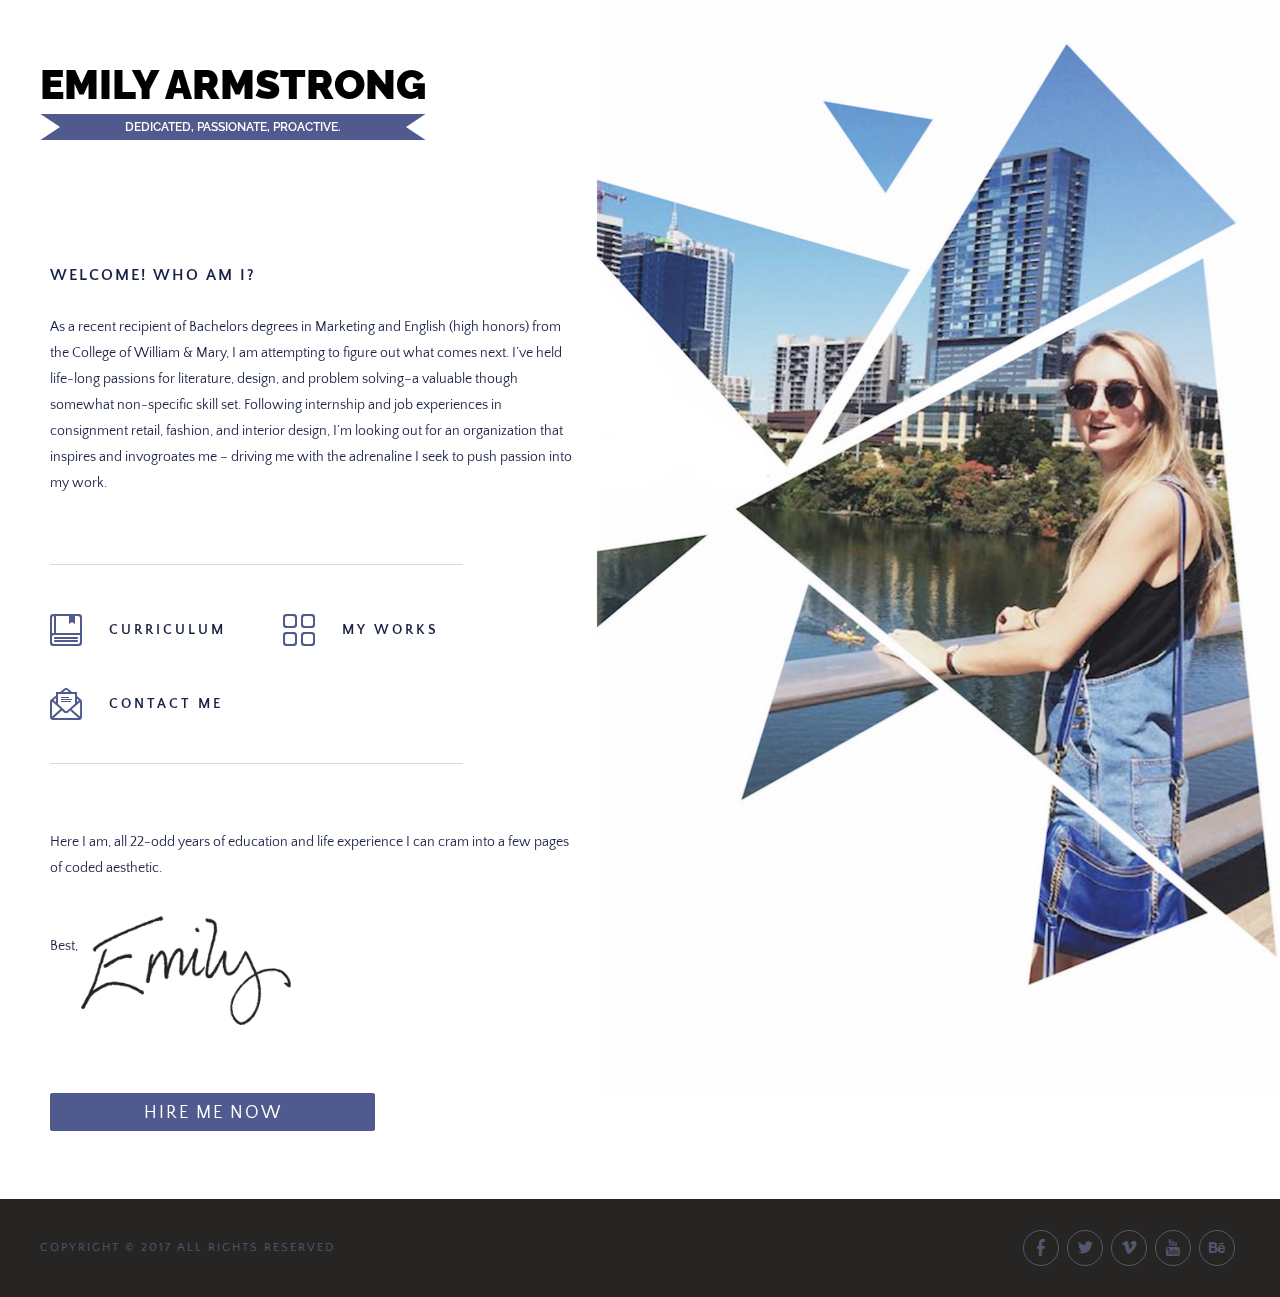
<file: index.html>
<!doctype html>
<html lang="en">
<head>
  <meta charset="UTF-8">
  <meta name="viewport" content="width=device-width,initial-scale=1">
  <meta name="description" content="Your patients and your team are everywhere. With Listrunner, put everything that is happening on the ward in one place.">
  <link rel="icon" href="img/favicon.png" type="image/x-icon">
  <link rel="shortcut icon" href="img/favicon.png" type="image/x-icon">
  <link href="http://fonts.googleapis.com/css?family=Raleway:600,900" rel="stylesheet" type="text/css">
  <link href="http://fonts.googleapis.com/css?family=Lora&subset=latin,cyrillic,latin-ext" rel="stylesheet" type="text/css">
  <link href="http://fonts.googleapis.com/css?family=Quattrocento+Sans:400,400italic,700,700italic&subset=latin,latin-ext" rel="stylesheet" type="text/css">
  <link href="css/hireme-1.0.0.css" rel="stylesheet" media="screen">
  
  <title>Emily Armstrong</title>
  <script src="js/vendor/modernizr.custom.js"></script>
</head>
<body class="page-index">
  
<div class="wrapper-content">
    <div class="homepage-bg"></div>
    <header>
    <div class="container">
        <nav class="navbar navbar-default">
            <button type="button" class="navbar-toggle" data-toggle="collapse" data-target="#hireme-navigation">
                <span class="sr-only">Toggle navigation</span>
                <span class="icon-bar"></span>
                <span class="icon-bar"></span>
                <span class="icon-bar"></span>
            </button>
            <div class="collapse navbar-collapse" id="hireme-navigation">
                <ul class="nav navbar-nav">                    
                    <li class="border-nav"></li>
                    <li class="curriculum-link">
                        <a href="curriculum.html">
                            <svg version="1.1" id="Layer_1" xmlns="http://www.w3.org/2000/svg" xmlns:xlink="http://www.w3.org/1999/xlink" x="0px" y="0px" viewBox="0 0 32 32" enable-background="new 0 0 32 32" xml:space="preserve">
                                <path d="M29,0H3C1.3,0,0,1.3,0,3v26c0,1.7,1.3,3,3,3h26c1.7,0,3-1.3,3-3V3C32,1.3,30.7,0,29,0z M6,2h13v8l3-2l3,2V2
                                h3c1.1,0,2,0.9,2,2v15H6V2z M2,4c0-1.1,0.9-2,2-2v17c-0.7,0-1.4,0.1-2,0.3V4z M30,23v5c0,1-1,2-2,2c-6.1,0-24,0-24,0
                                c-1.1,0-2-0.9-2-2v-5c0-1.1,0.9-2,2-2h26C30,21,30,21.9,30,23z M27,26H5c-0.6,0-1,0.4-1,1s0.4,1,1,1h22c0.6,0,1-0.4,1-1
                                S27.6,26,27,26z M27,23H5c-0.6,0-1,0.4-1,1c0,0.6,0.4,1,1,1h22c0.6,0,1-0.4,1-1C28,23.4,27.6,23,27,23z"/>
                            </svg>
                            Curriculum
                        </a>
                    </li>
                    <li class="portfolio-link">
                        <a href="portfolio.html">
                            <svg version="1.1" id="Layer_1" xmlns="http://www.w3.org/2000/svg" xmlns:xlink="http://www.w3.org/1999/xlink" x="0px" y="0px" viewBox="0 0 32 32" enable-background="new 0 0 32 32" xml:space="preserve">
                                <g>
                                    <path fill-rule="evenodd" clip-rule="evenodd" d="M11,0H3C1.3,0,0,1.3,0,3v8c0,1.7,1.3,3,3,3h8c1.7,0,3-1.3,3-3V3
                                    C14,1.3,12.7,0,11,0z M12,10c0,1.1-0.9,2-2,2H4c-1.1,0-2-0.9-2-2V4c0-1.1,0.9-2,2-2h6c1.1,0,2,0.9,2,2V10z"/>
                                    <path fill-rule="evenodd" clip-rule="evenodd" d="M29,0h-8c-1.7,0-3,1.3-3,3v8c0,1.7,1.3,3,3,3h8c1.7,0,3-1.3,3-3V3
                                    C32,1.3,30.7,0,29,0z M30,10c0,1.1-0.9,2-2,2h-6c-1.1,0-2-0.9-2-2V4c0-1.1,0.9-2,2-2h6c1.1,0,2,0.9,2,2V10z"/>
                                    <path fill-rule="evenodd" clip-rule="evenodd" d="M29,18h-8c-1.7,0-3,1.3-3,3v8c0,1.7,1.3,3,3,3h8c1.7,0,3-1.3,3-3
                                    v-8C32,19.3,30.7,18,29,18z M30,28c0,1.1-0.9,2-2,2h-6c-1.1,0-2-0.9-2-2v-6c0-1.1,0.9-2,2-2h6c1.1,0,2,0.9,2,2V28z"/>
                                    <path fill-rule="evenodd" clip-rule="evenodd" d="M11,18H3c-1.7,0-3,1.3-3,3v8c0,1.7,1.3,3,3,3h8c1.7,0,3-1.3,3-3
                                    v-8C14,19.3,12.7,18,11,18z M12,28c0,1.1-0.9,2-2,2H4c-1.1,0-2-0.9-2-2v-6c0-1.1,0.9-2,2-2h6c1.1,0,2,0.9,2,2V28z"/>
                                </g>
                            </svg>
                            My works
                        </a>
                    </li>
                    <li class="contact-link">
                        <a href="contacts.html">
                            <svg version="1.1" id="Layer_1" xmlns="http://www.w3.org/2000/svg" xmlns:xlink="http://www.w3.org/1999/xlink" x="0px" y="0px" viewBox="0 0 32 32" enable-background="new 0 0 32 32" xml:space="preserve">
                                <path d="M19,9h-8v1h8V9z M22,11H11v1h11V11z M31,11.4C31,11.4,31,11.4,31,11.4l-4-3.4V4h-5l-3.9-3.3
                                c-1.2-0.9-2.8-0.9-4.1,0L10.1,4H6v3.4l-4.9,4.1C0.4,11.8,0,12.6,0,14v15c0,1.7,1.3,3,3,3h26c1.7,0,3-1.3,3-3V14
                                C32,12.6,31.6,11.9,31,11.4z M27,10.7l1.9,1.6L28.2,13H28c0.1,0,0.1,0,0.2,0L27,14V10.7z M15.3,2.2c0.2-0.2,0.5-0.3,0.8-0.3
                                c0.3,0,0.6,0.1,0.8,0.2L19,4h-5.8L15.3,2.2z M8,6h17v9.8l-8.2,7.1c-0.2,0.1-0.5,0.2-0.8,0.2c-0.3,0-0.5-0.1-0.8-0.3L8,16.1V6z
                                M6,9.9v4.4L3.5,12L6,9.9z M2.1,28.6C2,28.4,2,28.2,2,28V15c0-0.5,0.2-0.9,0.4-1.3l8.1,7.4L2.1,28.6z M28,30H4c-0.1,0-0.3,0-0.4,0
                                l8.4-7.5l0,0l2,1.9c1.2,1,2.9,0.9,4.1,0l2-1.8l8.3,7.4C28.3,30,28.1,30,28,30z M30,28c0,0.2,0,0.4-0.1,0.6l-8.2-7.3l8.2-7.1
                                c0.1,0.3,0.2,0.5,0.2,0.8V28z M21,13H11v1h10V13z"/>
                            </svg>
                            Contact me
                        </a>
                    </li>
                </ul>
            </div>
        </nav>
        <a href="index.html" class="logo">
            <span class="logo-name">Emily Armstrong</span>
            <div class="logo-line">
                <span>Dedicated, Passionate, Proactive. </span>
            </div>
        </a>
    </div>
</header>

    <div class="container" style="padding-right:140px;">
        <div class="homepage-summary">
            <h3 class="home-title">Welcome! Who Am I?</h3>
            <p>As a recent recipient of Bachelors degrees in Marketing and English (high honors) from the College of William & Mary, I am attempting to figure out what comes next. I’ve held life-long passions for literature, design, and problem solving–a valuable though somewhat non-specific skill set. Following internship and job experiences in consignment retail, fashion, and interior design, I’m looking out for an organization that inspires and invogroates me – driving me with the adrenaline I seek to push passion into my work.</p>
            <ul class="homepage-nav">
                <li>
                    <a href="curriculum.html">
                        <svg version="1.1" id="Layer_1" xmlns="http://www.w3.org/2000/svg" xmlns:xlink="http://www.w3.org/1999/xlink" x="0px" y="0px" viewBox="0 0 32 32" enable-background="new 0 0 32 32" xml:space="preserve">
                            <path d="M29,0H3C1.3,0,0,1.3,0,3v26c0,1.7,1.3,3,3,3h26c1.7,0,3-1.3,3-3V3C32,1.3,30.7,0,29,0z M6,2h13v8l3-2l3,2V2
                            h3c1.1,0,2,0.9,2,2v15H6V2z M2,4c0-1.1,0.9-2,2-2v17c-0.7,0-1.4,0.1-2,0.3V4z M30,23v5c0,1-1,2-2,2c-6.1,0-24,0-24,0
                            c-1.1,0-2-0.9-2-2v-5c0-1.1,0.9-2,2-2h26C30,21,30,21.9,30,23z M27,26H5c-0.6,0-1,0.4-1,1s0.4,1,1,1h22c0.6,0,1-0.4,1-1
                            S27.6,26,27,26z M27,23H5c-0.6,0-1,0.4-1,1c0,0.6,0.4,1,1,1h22c0.6,0,1-0.4,1-1C28,23.4,27.6,23,27,23z"/>
                        </svg>
                        Curriculum
                    </a>
                </li>
                <li>
                    <a href="portfolio.html">
                        <svg version="1.1" id="Layer_1" xmlns="http://www.w3.org/2000/svg" xmlns:xlink="http://www.w3.org/1999/xlink" x="0px" y="0px" viewBox="0 0 32 32" enable-background="new 0 0 32 32" xml:space="preserve">
                            <g>
                                <path fill-rule="evenodd" clip-rule="evenodd" d="M11,0H3C1.3,0,0,1.3,0,3v8c0,1.7,1.3,3,3,3h8c1.7,0,3-1.3,3-3V3
                                C14,1.3,12.7,0,11,0z M12,10c0,1.1-0.9,2-2,2H4c-1.1,0-2-0.9-2-2V4c0-1.1,0.9-2,2-2h6c1.1,0,2,0.9,2,2V10z"/>
                                <path fill-rule="evenodd" clip-rule="evenodd" d="M29,0h-8c-1.7,0-3,1.3-3,3v8c0,1.7,1.3,3,3,3h8c1.7,0,3-1.3,3-3V3
                                C32,1.3,30.7,0,29,0z M30,10c0,1.1-0.9,2-2,2h-6c-1.1,0-2-0.9-2-2V4c0-1.1,0.9-2,2-2h6c1.1,0,2,0.9,2,2V10z"/>
                                <path fill-rule="evenodd" clip-rule="evenodd" d="M29,18h-8c-1.7,0-3,1.3-3,3v8c0,1.7,1.3,3,3,3h8c1.7,0,3-1.3,3-3
                                v-8C32,19.3,30.7,18,29,18z M30,28c0,1.1-0.9,2-2,2h-6c-1.1,0-2-0.9-2-2v-6c0-1.1,0.9-2,2-2h6c1.1,0,2,0.9,2,2V28z"/>
                                <path fill-rule="evenodd" clip-rule="evenodd" d="M11,18H3c-1.7,0-3,1.3-3,3v8c0,1.7,1.3,3,3,3h8c1.7,0,3-1.3,3-3
                                v-8C14,19.3,12.7,18,11,18z M12,28c0,1.1-0.9,2-2,2H4c-1.1,0-2-0.9-2-2v-6c0-1.1,0.9-2,2-2h6c1.1,0,2,0.9,2,2V28z"/>
                            </g>
                        </svg>
                        My works
                    </a>
                </li>
                <li>
                    <a href="contacts.html">
                        <svg version="1.1" id="Layer_1" xmlns="http://www.w3.org/2000/svg" xmlns:xlink="http://www.w3.org/1999/xlink" x="0px" y="0px" viewBox="0 0 32 32" enable-background="new 0 0 32 32" xml:space="preserve">
                            <path d="M19,9h-8v1h8V9z M22,11H11v1h11V11z M31,11.4C31,11.4,31,11.4,31,11.4l-4-3.4V4h-5l-3.9-3.3
                            c-1.2-0.9-2.8-0.9-4.1,0L10.1,4H6v3.4l-4.9,4.1C0.4,11.8,0,12.6,0,14v15c0,1.7,1.3,3,3,3h26c1.7,0,3-1.3,3-3V14
                            C32,12.6,31.6,11.9,31,11.4z M27,10.7l1.9,1.6L28.2,13H28c0.1,0,0.1,0,0.2,0L27,14V10.7z M15.3,2.2c0.2-0.2,0.5-0.3,0.8-0.3
                            c0.3,0,0.6,0.1,0.8,0.2L19,4h-5.8L15.3,2.2z M8,6h17v9.8l-8.2,7.1c-0.2,0.1-0.5,0.2-0.8,0.2c-0.3,0-0.5-0.1-0.8-0.3L8,16.1V6z
                            M6,9.9v4.4L3.5,12L6,9.9z M2.1,28.6C2,28.4,2,28.2,2,28V15c0-0.5,0.2-0.9,0.4-1.3l8.1,7.4L2.1,28.6z M28,30H4c-0.1,0-0.3,0-0.4,0
                            l8.4-7.5l0,0l2,1.9c1.2,1,2.9,0.9,4.1,0l2-1.8l8.3,7.4C28.3,30,28.1,30,28,30z M30,28c0,0.2,0,0.4-0.1,0.6l-8.2-7.3l8.2-7.1
                            c0.1,0.3,0.2,0.5,0.2,0.8V28z M21,13H11v1h10V13z"/>
                        </svg>
                        Contact me
                    </a>
                </li>
                <li class="clearfix"></li>
            </ul>
            <p class="mb-52">Here I am, all 22-odd years of education and life experience I can cram into a few pages of coded aesthetic.</p>
            <p>Best, <img src="img/emily-sig.png" alt="sign" class="homepage-signature"></p>
            <p>
                <a href="contacts.html" class="button">Hire Me Now</a>
            </p>
        </div>
    </div>
</div>
<footer>
  <div class="container">
    <p class="footer-copyright">Copyright &copy; 2017 All rights reserved</p>
    <div class="footer-social-links">
      <a href="#"><span class="icon-facebook"></span></a>
      <a href="#"><span class="icon-twitter"></span></a>
      <a href="#"><span class="icon-vimeo"></span></a>
      <a href=""><span class="icon-youtube"></span></a>
      <a href="#"><span class="icon-behance"></span></a>
    </div>
  </div>
</footer>


  <script src="js/hireme-1.0.0.js"></script>
  
</body>
</html>
</file>
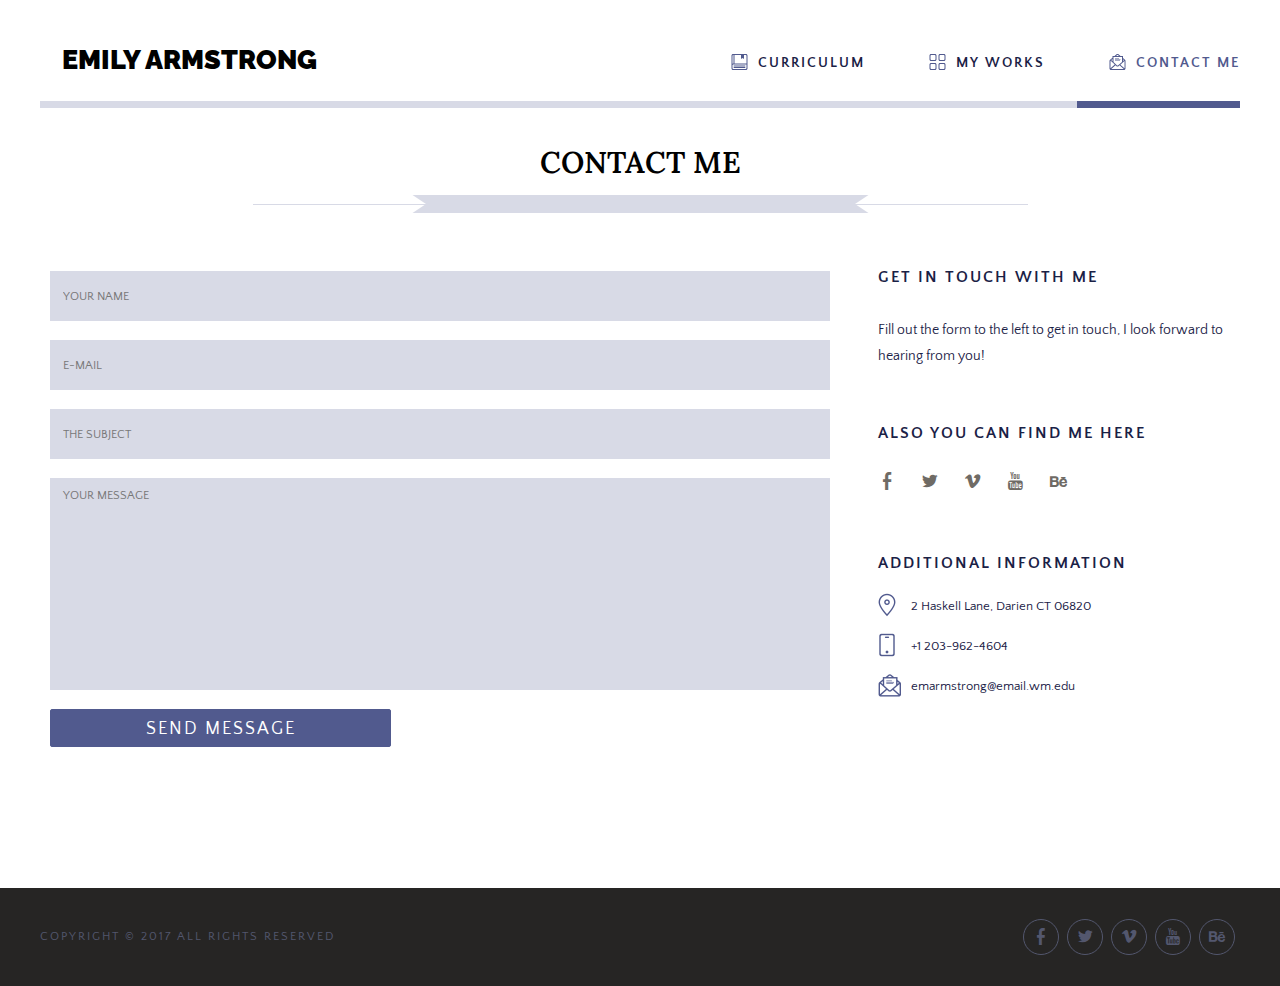
<file: contacts.html>
<!doctype html>
<html lang="en">
<head>
  <meta charset="UTF-8">
  <meta name="viewport" content="width=device-width,initial-scale=1">
  <meta name="description" content="Your patients and your team are everywhere. With Listrunner, put everything that is happening on the ward in one place.">
  <link rel="icon" href="img/favicon.png" type="image/x-icon">
  <link rel="shortcut icon" href="img/favicon.png" type="image/x-icon">
  <link href="http://fonts.googleapis.com/css?family=Raleway:600,900" rel="stylesheet" type="text/css">
  <link href="http://fonts.googleapis.com/css?family=Lora&subset=latin,cyrillic,latin-ext" rel="stylesheet" type="text/css">
  <link href="http://fonts.googleapis.com/css?family=Quattrocento+Sans:400,400italic,700,700italic&subset=latin,latin-ext" rel="stylesheet" type="text/css">
  <link href="css/hireme-1.0.0.css" rel="stylesheet" media="screen">
  
  <title>Emily Armstrong - Contacts</title>
  <script src="js/vendor/modernizr.custom.js"></script>
</head>
<body class="page-contacts">
  
  <div class="wrapper-content">
    <header>
    <div class="container">
        <nav class="navbar navbar-default">
            <button type="button" class="navbar-toggle" data-toggle="collapse" data-target="#hireme-navigation">
                <span class="sr-only">Toggle navigation</span>
                <span class="icon-bar"></span>
                <span class="icon-bar"></span>
                <span class="icon-bar"></span>
            </button>
            <div class="collapse navbar-collapse" id="hireme-navigation">
                <ul class="nav navbar-nav">                    
                    <li class="border-nav"></li>
                    <li class="curriculum-link">
                        <a href="curriculum.html">
                            <svg version="1.1" id="Layer_1" xmlns="http://www.w3.org/2000/svg" xmlns:xlink="http://www.w3.org/1999/xlink" x="0px" y="0px" viewBox="0 0 32 32" enable-background="new 0 0 32 32" xml:space="preserve">
                                <path d="M29,0H3C1.3,0,0,1.3,0,3v26c0,1.7,1.3,3,3,3h26c1.7,0,3-1.3,3-3V3C32,1.3,30.7,0,29,0z M6,2h13v8l3-2l3,2V2
                                h3c1.1,0,2,0.9,2,2v15H6V2z M2,4c0-1.1,0.9-2,2-2v17c-0.7,0-1.4,0.1-2,0.3V4z M30,23v5c0,1-1,2-2,2c-6.1,0-24,0-24,0
                                c-1.1,0-2-0.9-2-2v-5c0-1.1,0.9-2,2-2h26C30,21,30,21.9,30,23z M27,26H5c-0.6,0-1,0.4-1,1s0.4,1,1,1h22c0.6,0,1-0.4,1-1
                                S27.6,26,27,26z M27,23H5c-0.6,0-1,0.4-1,1c0,0.6,0.4,1,1,1h22c0.6,0,1-0.4,1-1C28,23.4,27.6,23,27,23z"/>
                            </svg>
                            Curriculum
                        </a>
                    </li><!-- 
                    <li class="skills-link">
                        <a href="skills.html">
                            <svg version="1.1" id="Layer_1" xmlns="http://www.w3.org/2000/svg" xmlns:xlink="http://www.w3.org/1999/xlink" x="0px" y="0px" viewBox="0 0 32 32" enable-background="new 0 0 32 32" xml:space="preserve">
                                <g>
                                    <path fill-rule="evenodd" clip-rule="evenodd" d="M32,3c0-1.7-1.3-3-3-3H3C1.3,0,0,1.3,0,3v20c0,1.7,1.3,3,3,3h26
                                    c1.7,0,3-1.3,3-3V3z M30,22c0,1.1-0.9,2-2,2H4c-1.1,0-2-0.9-2-2V4c0-1.1,0.9-2,2-2h24c1.1,0,2,0.9,2,2V22z"/>
                                    <path fill-rule="evenodd" clip-rule="evenodd" d="M2,19h28v2H2V19z"/>
                                    <path fill-rule="evenodd" clip-rule="evenodd" d="M10,30h12c0.6,0,1,0.4,1,1c0,0.6-0.4,1-1,1H10c-0.6,0-1-0.4-1-1
                                    C9,30.4,9.4,30,10,30z"/>
                                    <g>
                                        <rect x="11" y="26" fill-rule="evenodd" clip-rule="evenodd" width="2" height="4"/>
                                        <rect x="19" y="26" fill-rule="evenodd" clip-rule="evenodd" width="2" height="4"/>
                                    </g>
                                </g>
                            </svg>
                            Work Skills
                        </a>
                    </li> -->
                    <li class="portfolio-link">
                        <a href="portfolio.html">
                            <svg version="1.1" id="Layer_1" xmlns="http://www.w3.org/2000/svg" xmlns:xlink="http://www.w3.org/1999/xlink" x="0px" y="0px" viewBox="0 0 32 32" enable-background="new 0 0 32 32" xml:space="preserve">
                                <g>
                                    <path fill-rule="evenodd" clip-rule="evenodd" d="M11,0H3C1.3,0,0,1.3,0,3v8c0,1.7,1.3,3,3,3h8c1.7,0,3-1.3,3-3V3
                                    C14,1.3,12.7,0,11,0z M12,10c0,1.1-0.9,2-2,2H4c-1.1,0-2-0.9-2-2V4c0-1.1,0.9-2,2-2h6c1.1,0,2,0.9,2,2V10z"/>
                                    <path fill-rule="evenodd" clip-rule="evenodd" d="M29,0h-8c-1.7,0-3,1.3-3,3v8c0,1.7,1.3,3,3,3h8c1.7,0,3-1.3,3-3V3
                                    C32,1.3,30.7,0,29,0z M30,10c0,1.1-0.9,2-2,2h-6c-1.1,0-2-0.9-2-2V4c0-1.1,0.9-2,2-2h6c1.1,0,2,0.9,2,2V10z"/>
                                    <path fill-rule="evenodd" clip-rule="evenodd" d="M29,18h-8c-1.7,0-3,1.3-3,3v8c0,1.7,1.3,3,3,3h8c1.7,0,3-1.3,3-3
                                    v-8C32,19.3,30.7,18,29,18z M30,28c0,1.1-0.9,2-2,2h-6c-1.1,0-2-0.9-2-2v-6c0-1.1,0.9-2,2-2h6c1.1,0,2,0.9,2,2V28z"/>
                                    <path fill-rule="evenodd" clip-rule="evenodd" d="M11,18H3c-1.7,0-3,1.3-3,3v8c0,1.7,1.3,3,3,3h8c1.7,0,3-1.3,3-3
                                    v-8C14,19.3,12.7,18,11,18z M12,28c0,1.1-0.9,2-2,2H4c-1.1,0-2-0.9-2-2v-6c0-1.1,0.9-2,2-2h6c1.1,0,2,0.9,2,2V28z"/>
                                </g>
                            </svg>
                            My works
                        </a>
                    </li>
                    <li class="contact-link">
                        <a href="contacts.html">
                            <svg version="1.1" id="Layer_1" xmlns="http://www.w3.org/2000/svg" xmlns:xlink="http://www.w3.org/1999/xlink" x="0px" y="0px" viewBox="0 0 32 32" enable-background="new 0 0 32 32" xml:space="preserve">
                                <path d="M19,9h-8v1h8V9z M22,11H11v1h11V11z M31,11.4C31,11.4,31,11.4,31,11.4l-4-3.4V4h-5l-3.9-3.3
                                c-1.2-0.9-2.8-0.9-4.1,0L10.1,4H6v3.4l-4.9,4.1C0.4,11.8,0,12.6,0,14v15c0,1.7,1.3,3,3,3h26c1.7,0,3-1.3,3-3V14
                                C32,12.6,31.6,11.9,31,11.4z M27,10.7l1.9,1.6L28.2,13H28c0.1,0,0.1,0,0.2,0L27,14V10.7z M15.3,2.2c0.2-0.2,0.5-0.3,0.8-0.3
                                c0.3,0,0.6,0.1,0.8,0.2L19,4h-5.8L15.3,2.2z M8,6h17v9.8l-8.2,7.1c-0.2,0.1-0.5,0.2-0.8,0.2c-0.3,0-0.5-0.1-0.8-0.3L8,16.1V6z
                                M6,9.9v4.4L3.5,12L6,9.9z M2.1,28.6C2,28.4,2,28.2,2,28V15c0-0.5,0.2-0.9,0.4-1.3l8.1,7.4L2.1,28.6z M28,30H4c-0.1,0-0.3,0-0.4,0
                                l8.4-7.5l0,0l2,1.9c1.2,1,2.9,0.9,4.1,0l2-1.8l8.3,7.4C28.3,30,28.1,30,28,30z M30,28c0,0.2,0,0.4-0.1,0.6l-8.2-7.3l8.2-7.1
                                c0.1,0.3,0.2,0.5,0.2,0.8V28z M21,13H11v1h10V13z"/>
                            </svg>
                            Contact me
                        </a>
                    </li>
                </ul>
            </div>
        </nav>
        <a href="index.html" class="logo">
            <span class="logo-name">Emily Armstrong</span>
            <div class="logo-line">
                <span>i`m passionated for print desing, Ui &amp; Web design</span>
            </div>
        </a>
    </div>
</header>

    <section class="contacts">
      <div class="container">
        <h3 class="ribbon contacts-ribbon">Contact ME<span></span></h3>
        <form action="php/contact.php" class="col-md-8 contacts-form" id="contact-form" method="post" data-unknown-error-message="Unknown form error, please try again.">
          <fieldset>
            <div class="form-group">
              <input class="form-control" name="name" type="text" placeholder="YOUR NAME">
            </div>
            <div class="form-group">
              <input class="form-control" name="email" type="text" placeholder="E-MAIL">
            </div>
            <div class="form-group">
              <input class="form-control" name="subject" type="text" placeholder="THE SUBJECT">
            </div>
            <div class="form-group">
              <textarea class="form-control" name="message" placeholder="YOUR MESSAGE"></textarea>
            </div>
            <div class="form-actions">
              <button class="button">send message</button>
            </div>
          </fieldset>
        </form>
        <div class="col-md-4 contacts-info">
          <h3 class="contact-title">Get in touch with me</h3>
          <p>Fill out the form to the left to get in touch, I look forward to hearing from you!</p>
          <h3 class="contact-title">Also you can find me here</h3>

          <div class="contact-social-links">
            <a href="#" class="icon-facebook"></a>
            <a href="#" class="icon-twitter"></a>
            <a href="#" class="icon-vimeo"></a>
            <a href="#" class="icon-youtube"></a>
            <a href="#" class="icon-behance"></a>
          </div><!-- .social-links -->
          <h3 class="contact-title mb-17">additional information</h3>
          <div class="vcard">
              <span class="address">2 Haskell Lane, Darien CT 06820</span>
              <span class="phone">+1 203-962-4604</span>
              <a href="mailto:emarmstrong@email.wm.edu" class="mail">emarmstrong@email.wm.edu</a>
          </div><!-- .vcard -->
        <div class="clearfix"></div>
      </div>
      </div>
    </section><!-- .contacs -->
  </div>
  <footer>
  <div class="container">
    <p class="footer-copyright">Copyright &copy; 2017 All rights reserved</p>
    <div class="footer-social-links">
      <a href="#"><span class="icon-facebook"></span></a>
      <a href="#"><span class="icon-twitter"></span></a>
      <a href="#"><span class="icon-vimeo"></span></a>
      <a href=""><span class="icon-youtube"></span></a>
      <a href="#"><span class="icon-behance"></span></a>
    </div>
  </div>
</footer>


  <script src="js/hireme-1.0.0.js"></script>
  
</body>
</html>
</file>
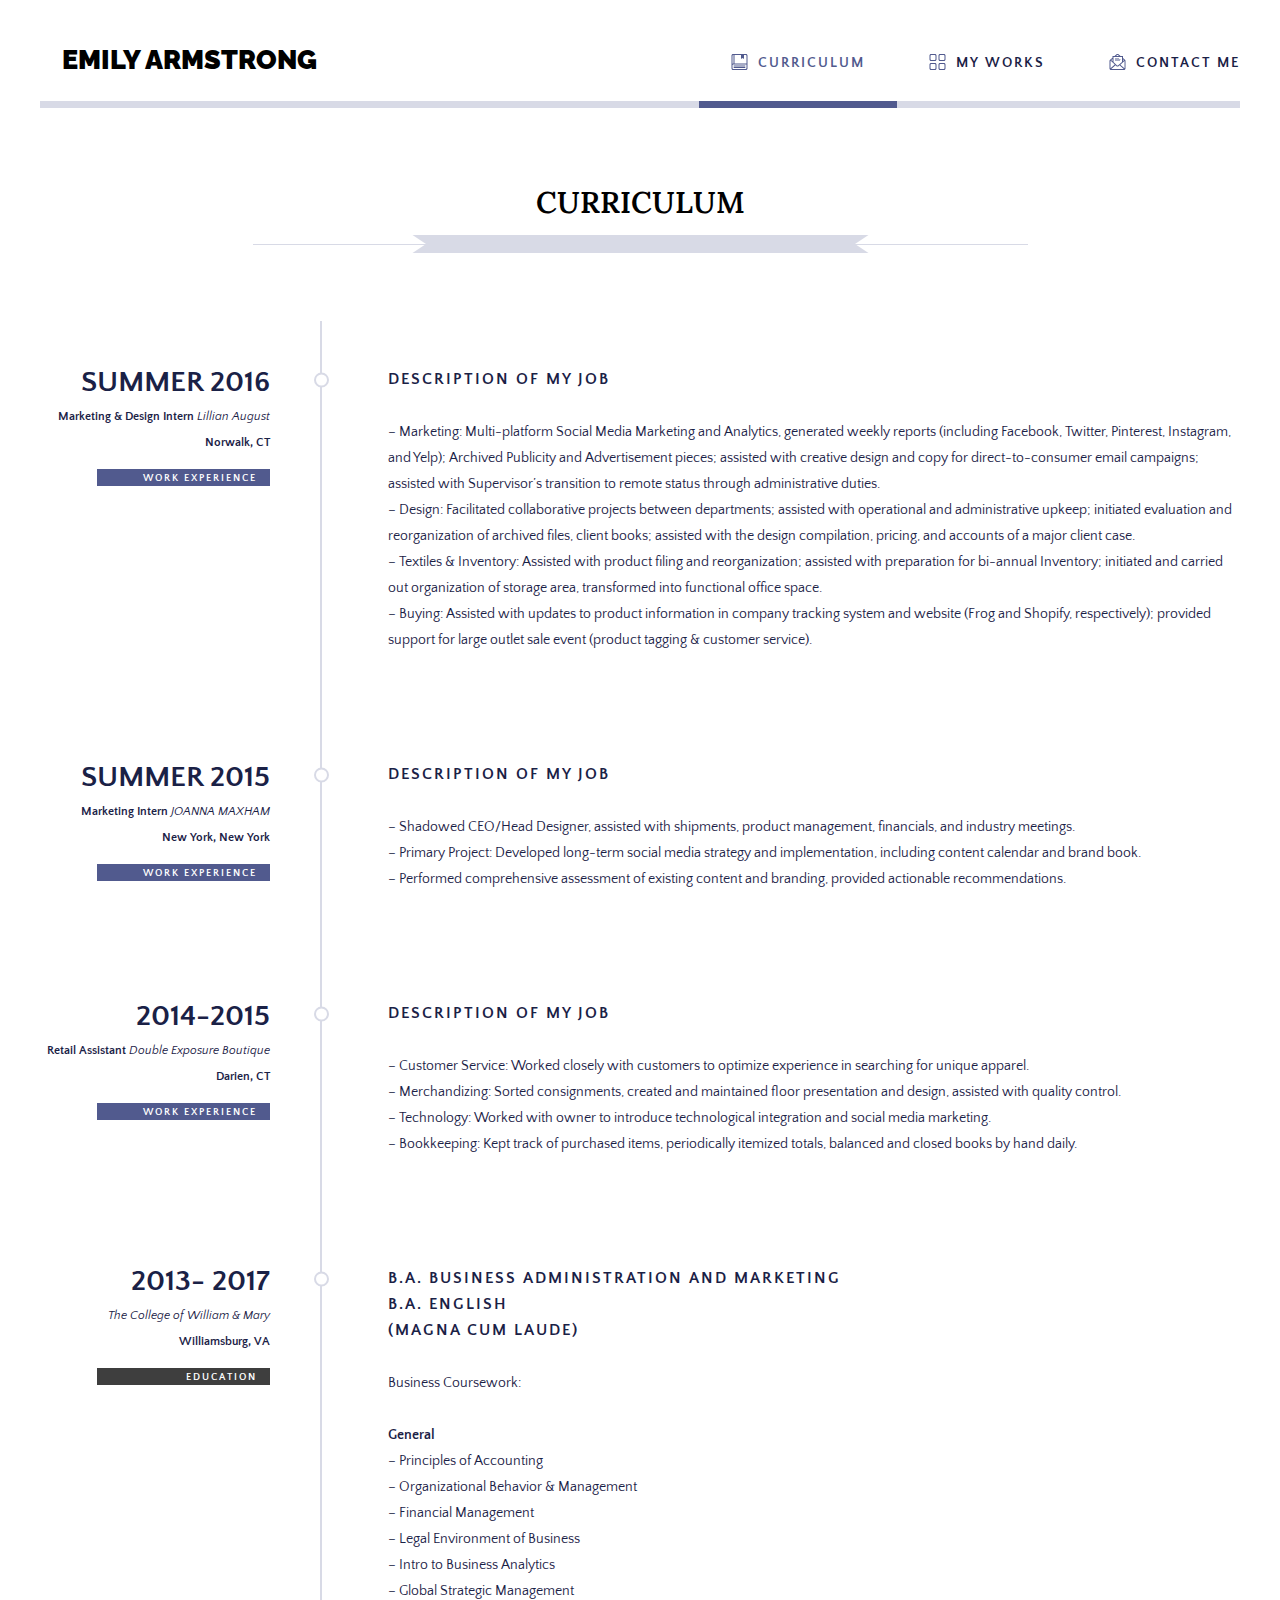
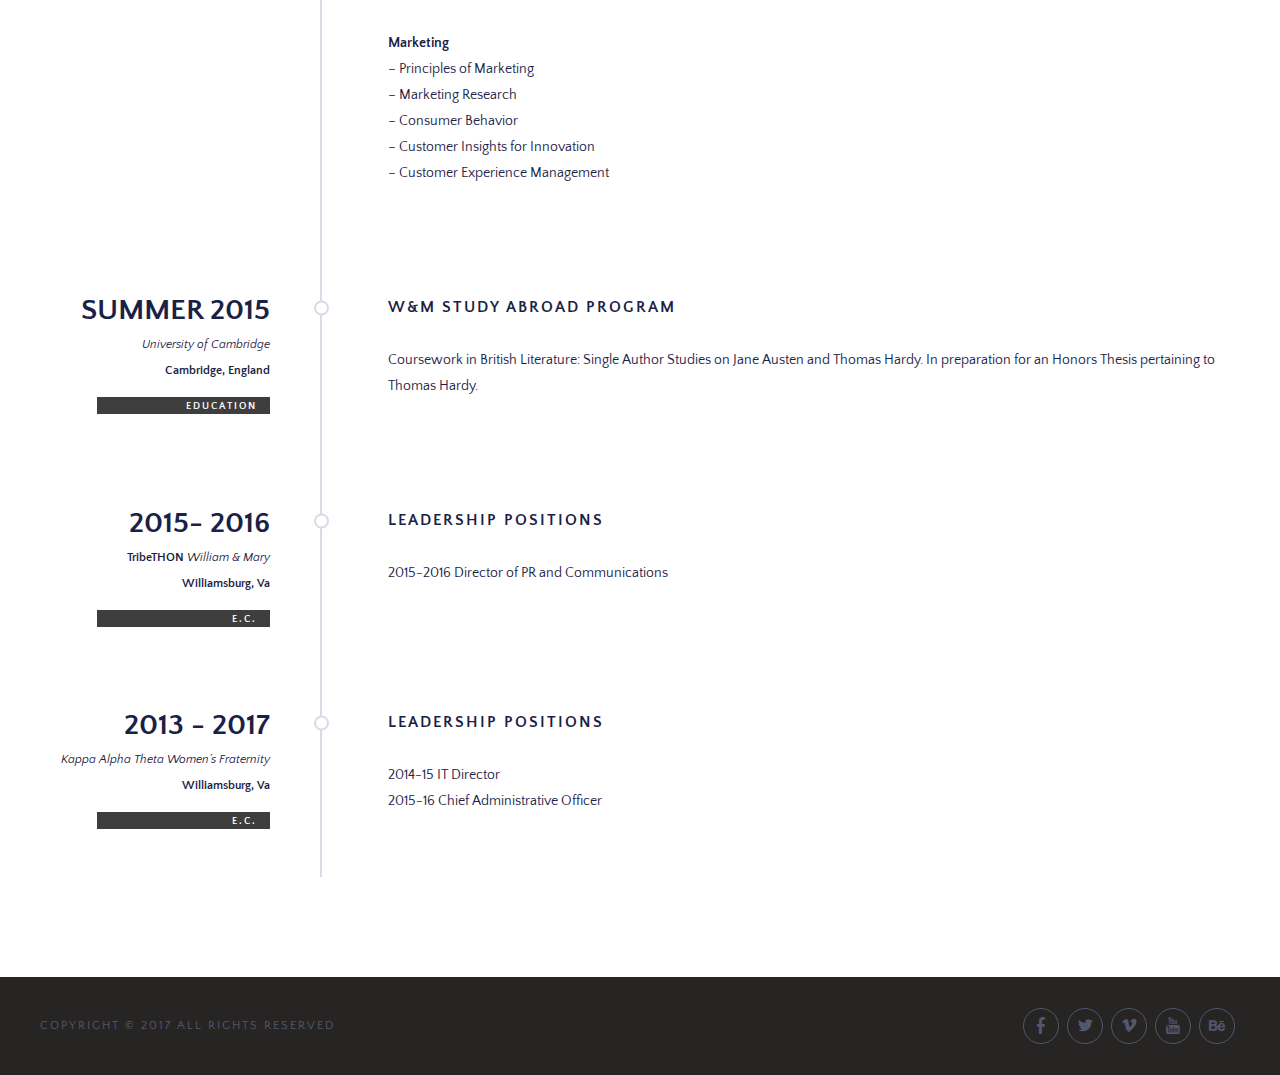
<file: curriculum.html>
<!doctype html>
<html lang="en">
<head>
  <meta charset="UTF-8">
  <meta name="viewport" content="width=device-width,initial-scale=1">
  <meta name="description" content="Your patients and your team are everywhere. With Listrunner, put everything that is happening on the ward in one place.">
  <link rel="icon" href="img/favicon.png" type="image/x-icon">
  <link rel="shortcut icon" href="img/favicon.png" type="image/x-icon">
  <link href="http://fonts.googleapis.com/css?family=Raleway:600,900" rel="stylesheet" type="text/css">
  <link href="http://fonts.googleapis.com/css?family=Lora&subset=latin,cyrillic,latin-ext" rel="stylesheet" type="text/css">
  <link href="http://fonts.googleapis.com/css?family=Quattrocento+Sans:400,400italic,700,700italic&subset=latin,latin-ext" rel="stylesheet" type="text/css">
  <link href="css/hireme-1.0.0.css" rel="stylesheet" media="screen">
  
  <title>Emily Armstrong - Curriculum</title>
  <script src="js/vendor/modernizr.custom.js"></script>
</head>
<body class="page-curriculum">
  
  <header>
    <div class="container">
        <nav class="navbar navbar-default">
            <button type="button" class="navbar-toggle" data-toggle="collapse" data-target="#hireme-navigation">
                <span class="sr-only">Toggle navigation</span>
                <span class="icon-bar"></span>
                <span class="icon-bar"></span>
                <span class="icon-bar"></span>
            </button>
            <div class="collapse navbar-collapse" id="hireme-navigation">
                <ul class="nav navbar-nav">                    
                    <li class="border-nav"></li>
                    <li class="curriculum-link">
                        <a href="curriculum.html">
                            <svg version="1.1" id="Layer_1" xmlns="http://www.w3.org/2000/svg" xmlns:xlink="http://www.w3.org/1999/xlink" x="0px" y="0px" viewBox="0 0 32 32" enable-background="new 0 0 32 32" xml:space="preserve">
                                <path d="M29,0H3C1.3,0,0,1.3,0,3v26c0,1.7,1.3,3,3,3h26c1.7,0,3-1.3,3-3V3C32,1.3,30.7,0,29,0z M6,2h13v8l3-2l3,2V2
                                h3c1.1,0,2,0.9,2,2v15H6V2z M2,4c0-1.1,0.9-2,2-2v17c-0.7,0-1.4,0.1-2,0.3V4z M30,23v5c0,1-1,2-2,2c-6.1,0-24,0-24,0
                                c-1.1,0-2-0.9-2-2v-5c0-1.1,0.9-2,2-2h26C30,21,30,21.9,30,23z M27,26H5c-0.6,0-1,0.4-1,1s0.4,1,1,1h22c0.6,0,1-0.4,1-1
                                S27.6,26,27,26z M27,23H5c-0.6,0-1,0.4-1,1c0,0.6,0.4,1,1,1h22c0.6,0,1-0.4,1-1C28,23.4,27.6,23,27,23z"/>
                            </svg>
                            Curriculum
                        </a>
                    </li><!-- 
                    <li class="skills-link">
                        <a href="skills.html">
                            <svg version="1.1" id="Layer_1" xmlns="http://www.w3.org/2000/svg" xmlns:xlink="http://www.w3.org/1999/xlink" x="0px" y="0px" viewBox="0 0 32 32" enable-background="new 0 0 32 32" xml:space="preserve">
                                <g>
                                    <path fill-rule="evenodd" clip-rule="evenodd" d="M32,3c0-1.7-1.3-3-3-3H3C1.3,0,0,1.3,0,3v20c0,1.7,1.3,3,3,3h26
                                    c1.7,0,3-1.3,3-3V3z M30,22c0,1.1-0.9,2-2,2H4c-1.1,0-2-0.9-2-2V4c0-1.1,0.9-2,2-2h24c1.1,0,2,0.9,2,2V22z"/>
                                    <path fill-rule="evenodd" clip-rule="evenodd" d="M2,19h28v2H2V19z"/>
                                    <path fill-rule="evenodd" clip-rule="evenodd" d="M10,30h12c0.6,0,1,0.4,1,1c0,0.6-0.4,1-1,1H10c-0.6,0-1-0.4-1-1
                                    C9,30.4,9.4,30,10,30z"/>
                                    <g>
                                        <rect x="11" y="26" fill-rule="evenodd" clip-rule="evenodd" width="2" height="4"/>
                                        <rect x="19" y="26" fill-rule="evenodd" clip-rule="evenodd" width="2" height="4"/>
                                    </g>
                                </g>
                            </svg>
                            Work Skills
                        </a>
                    </li> -->
                    <li class="portfolio-link">
                        <a href="portfolio.html">
                            <svg version="1.1" id="Layer_1" xmlns="http://www.w3.org/2000/svg" xmlns:xlink="http://www.w3.org/1999/xlink" x="0px" y="0px" viewBox="0 0 32 32" enable-background="new 0 0 32 32" xml:space="preserve">
                                <g>
                                    <path fill-rule="evenodd" clip-rule="evenodd" d="M11,0H3C1.3,0,0,1.3,0,3v8c0,1.7,1.3,3,3,3h8c1.7,0,3-1.3,3-3V3
                                    C14,1.3,12.7,0,11,0z M12,10c0,1.1-0.9,2-2,2H4c-1.1,0-2-0.9-2-2V4c0-1.1,0.9-2,2-2h6c1.1,0,2,0.9,2,2V10z"/>
                                    <path fill-rule="evenodd" clip-rule="evenodd" d="M29,0h-8c-1.7,0-3,1.3-3,3v8c0,1.7,1.3,3,3,3h8c1.7,0,3-1.3,3-3V3
                                    C32,1.3,30.7,0,29,0z M30,10c0,1.1-0.9,2-2,2h-6c-1.1,0-2-0.9-2-2V4c0-1.1,0.9-2,2-2h6c1.1,0,2,0.9,2,2V10z"/>
                                    <path fill-rule="evenodd" clip-rule="evenodd" d="M29,18h-8c-1.7,0-3,1.3-3,3v8c0,1.7,1.3,3,3,3h8c1.7,0,3-1.3,3-3
                                    v-8C32,19.3,30.7,18,29,18z M30,28c0,1.1-0.9,2-2,2h-6c-1.1,0-2-0.9-2-2v-6c0-1.1,0.9-2,2-2h6c1.1,0,2,0.9,2,2V28z"/>
                                    <path fill-rule="evenodd" clip-rule="evenodd" d="M11,18H3c-1.7,0-3,1.3-3,3v8c0,1.7,1.3,3,3,3h8c1.7,0,3-1.3,3-3
                                    v-8C14,19.3,12.7,18,11,18z M12,28c0,1.1-0.9,2-2,2H4c-1.1,0-2-0.9-2-2v-6c0-1.1,0.9-2,2-2h6c1.1,0,2,0.9,2,2V28z"/>
                                </g>
                            </svg>
                            My works
                        </a>
                    </li>
                    <li class="contact-link">
                        <a href="contacts.html">
                            <svg version="1.1" id="Layer_1" xmlns="http://www.w3.org/2000/svg" xmlns:xlink="http://www.w3.org/1999/xlink" x="0px" y="0px" viewBox="0 0 32 32" enable-background="new 0 0 32 32" xml:space="preserve">
                                <path d="M19,9h-8v1h8V9z M22,11H11v1h11V11z M31,11.4C31,11.4,31,11.4,31,11.4l-4-3.4V4h-5l-3.9-3.3
                                c-1.2-0.9-2.8-0.9-4.1,0L10.1,4H6v3.4l-4.9,4.1C0.4,11.8,0,12.6,0,14v15c0,1.7,1.3,3,3,3h26c1.7,0,3-1.3,3-3V14
                                C32,12.6,31.6,11.9,31,11.4z M27,10.7l1.9,1.6L28.2,13H28c0.1,0,0.1,0,0.2,0L27,14V10.7z M15.3,2.2c0.2-0.2,0.5-0.3,0.8-0.3
                                c0.3,0,0.6,0.1,0.8,0.2L19,4h-5.8L15.3,2.2z M8,6h17v9.8l-8.2,7.1c-0.2,0.1-0.5,0.2-0.8,0.2c-0.3,0-0.5-0.1-0.8-0.3L8,16.1V6z
                                M6,9.9v4.4L3.5,12L6,9.9z M2.1,28.6C2,28.4,2,28.2,2,28V15c0-0.5,0.2-0.9,0.4-1.3l8.1,7.4L2.1,28.6z M28,30H4c-0.1,0-0.3,0-0.4,0
                                l8.4-7.5l0,0l2,1.9c1.2,1,2.9,0.9,4.1,0l2-1.8l8.3,7.4C28.3,30,28.1,30,28,30z M30,28c0,0.2,0,0.4-0.1,0.6l-8.2-7.3l8.2-7.1
                                c0.1,0.3,0.2,0.5,0.2,0.8V28z M21,13H11v1h10V13z"/>
                            </svg>
                            Contact me
                        </a>
                    </li>
                </ul>
            </div>
        </nav>
        <a href="index.html" class="logo">
            <span class="logo-name">Emily Armstrong</span>
            <div class="logo-line">
                <span>i`m passionated for print desing, Ui &amp; Web design</span>
            </div>
        </a>
    </div>
</header>

  <section class="curriculum">
    <div class="container">
      <h3 class="ribbon">Curriculum<span></span></h3>
      <!-- <p class="ribbon-help">Curabitur gravida pharetra augue sit amet tincidunt. Morbi a mi elementum, vehicula felis nec, commodo risus. Aliquam congue dignissim tempus. Nullam pharetra urna facilisis tellus vulputate, ac vehicula quam tempus. Interdum et malesuada fames ac ante ipsum primis in faucibus. Donec sollicitudin, erat et consectetur tristique, eros nulla dapibus felis, nec convallis sapien odio vitae mi. Cras vel odio turpis. Cras dignissim adipiscing leo quis sagittis. Aenean vitae turpis lectus. Suspendisse porttitor vulputate scelerisque.</p> -->
      <div class="curriculum-list">
        <div class="curriculum-item">
          <div class="left">
            <span class="date">Summer 2016</span>
            <span class="title" style="margin-bottom:0;"><b>Marketing & Design Intern</b> Lillian August</span>
            <span class="title"><b>Norwalk, CT</b></span>
            <span class="exp">WORK EXPERIENCE</span>
          </div>
          <div class="right">
            <h3 class="curr-title">Description of my job</h3>
            <p>
              – Marketing: Multi-platform Social Media Marketing and Analytics, generated weekly reports (including Facebook, Twitter, Pinterest, Instagram, and Yelp); Archived Publicity and Advertisement pieces; assisted with creative design and copy for direct-to-consumer email campaigns; assisted with Supervisor’s transition to remote status through administrative duties. 
              <br />
              –  Design: Facilitated collaborative projects between departments; assisted with operational and administrative upkeep; initiated evaluation and reorganization of archived files, client books; assisted with the design compilation, pricing, and accounts of a major client case.
              <br />
              – Textiles & Inventory: Assisted with product filing and reorganization; assisted with preparation for bi-annual Inventory; initiated and carried out organization of storage area, transformed into functional office space. 
              <br />
              – Buying: Assisted with updates to product information in company tracking system and website (Frog and Shopify, respectively); provided support for large outlet sale event (product tagging & customer service). 
            </p>
          </div>
        </div>

        <div class="curriculum-item">
          <div class="left">
            <span class="date">Summer 2015</span>
            <span class="title" style="margin-bottom:0;"><b>Marketing Intern</b> JOANNA MAXHAM</span>
            <span class="title"><b>New York, New York</b></span>
            <span class="exp">WORK EXPERIENCE</span>
          </div>
          <div class="right">
            <h3 class="curr-title">Description of my job</h3>
            <p>
            – Shadowed CEO/Head Designer, assisted with shipments, product management, financials, and industry meetings.
            <br />
            – Primary Project: Developed long-term social media strategy and implementation, including content calendar and brand book.
            <br />
            – Performed comprehensive assessment of existing content and branding, provided actionable recommendations.
          </p>
          </div>
        </div>
        
        <div class="curriculum-item">
          <div class="left">
            <span class="date">2014-2015</span>
            <span class="title" style="margin-bottom:0;"><b>Retail Assistant</b> Double Exposure Boutique</span>
            <span class="title"><b>Darien, CT</b></span>
            <span class="exp">WORK EXPERIENCE</span>
          </div>
          <div class="right">
            <h3 class="curr-title">Description of my job</h3>
            <p>
            – Customer Service: Worked closely with customers to optimize experience in searching for unique apparel.
            <br />
            – Merchandizing: Sorted consignments, created and maintained floor presentation and design, assisted with quality control.
            <br />
            – Technology: Worked with owner to introduce technological integration and social media marketing.
            <br />
            – Bookkeeping: Kept track of purchased items, periodically itemized totals, balanced and closed books by hand daily.
            </p>
          </div>
        </div>

        <div class="curriculum-item">
          <div class="left">
            <span class="date">2013- 2017</span>
            <span class="title" style="margin-bottom:0;">The College of William & Mary</span>
            <span class="title"><b>Williamsburg, VA</b></span>
            <span class="exp educat">Education</span>
          </div>
          <div class="right">
            <h3 class="curr-title">B.A. Business Administration and Marketing <br /> B.A. English <br /> (Magna Cum Laude)</h3>
            <p>Business Coursework:</p>
            <p>
              
              <strong>General</strong>
              <br />
              – Principles of Accounting
              <br />
              – Organizational Behavior & Management
              <br />
              – Financial Management
              <br />
              – Legal Environment of Business
              <br />
              – Intro to Business Analytics
              <br />
              – Global Strategic Management
              <br /><br />
              <strong>Marketing</strong>
              <br />
              – Principles of Marketing
              <br />
              – Marketing Research
              <br />
              – Consumer Behavior
              <br />
              – Customer Insights for Innovation
              <br />
              – Customer Experience Management
              <br />

            </p>
          </div>
        </div>

        <div class="curriculum-item">
          <div class="left">
            <span class="date">SUMMER 2015</span>
            <span class="title" style="margin-bottom:0;">University of Cambridge</span>
            <span class="title"><b>Cambridge, England</b></span>
            <span class="exp educat">Education</span>
          </div>
          <div class="right">
            <h3 class="curr-title">W&M Study Abroad Program</h3>
            <p>Coursework in British Literature: Single Author Studies on Jane Austen and Thomas Hardy. In preparation for an Honors Thesis pertaining to Thomas Hardy.</p>
          </div>
        </div>

        <div class="curriculum-item">
          <div class="left">
            <span class="date">2015- 2016</span>
            <span class="title" style="margin-bottom:0;"><b>TribeTHON</b> William & Mary</span>
            <span class="title"><b>Williamsburg, Va</b></span>
            <span class="exp educat">E.C.</span>
          </div>
          <div class="right">
            <h3 class="curr-title">Leadership Positions</h3>
            <p>
              2015-2016 Director of PR and Communications
            </p>
          </div>
        </div>

        <div class="curriculum-item">
          <div class="left">
            <span class="date">2013 - 2017</span>
            <span class="title" style="margin-bottom:0;">Kappa Alpha Theta Women’s Fraternity</span>
            <span class="title"><b>Williamsburg, Va</b></span>
            <span class="exp educat">E.C.</span>
          </div>
          <div class="right">
            <h3 class="curr-title">Leadership Positions</h3>
            <p>
              2014-15 IT Director
              <br />
              2015-16 Chief Administrative Officer
            </p>
          </div>
        </div>

      </div>
    </div>
  </section><!-- .curriculum-page -->
  <footer>
  <div class="container">
    <p class="footer-copyright">Copyright &copy; 2017 All rights reserved</p>
    <div class="footer-social-links">
      <a href="#"><span class="icon-facebook"></span></a>
      <a href="#"><span class="icon-twitter"></span></a>
      <a href="#"><span class="icon-vimeo"></span></a>
      <a href=""><span class="icon-youtube"></span></a>
      <a href="#"><span class="icon-behance"></span></a>
    </div>
  </div>
</footer>


  <script src="js/hireme-1.0.0.js"></script>
  
</body>
</html>
</file>
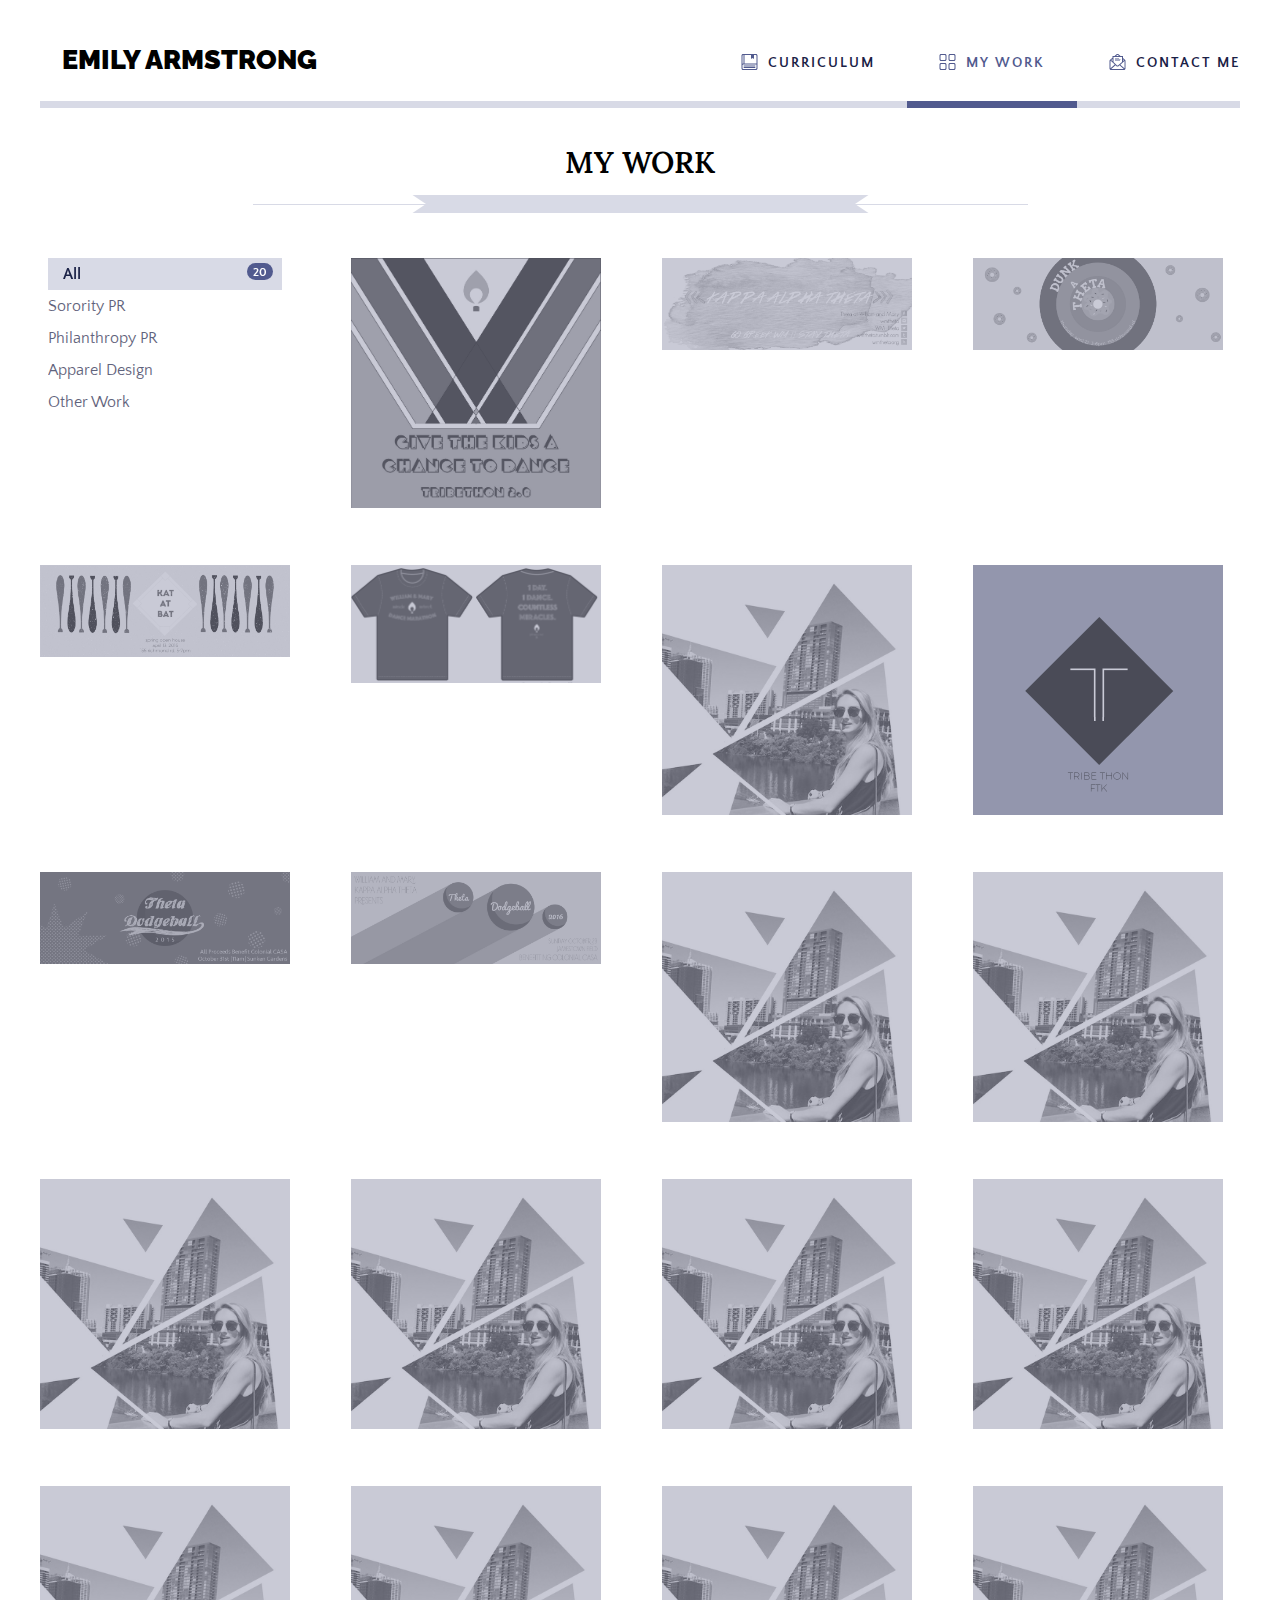
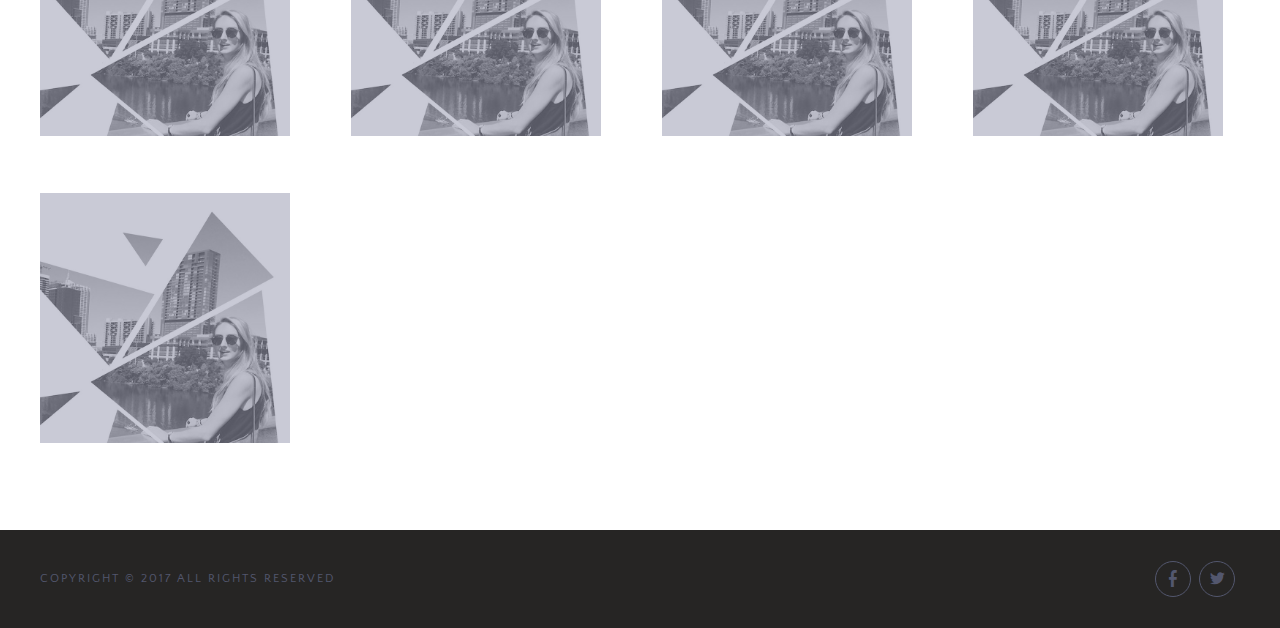
<file: portfolio.html>
<!doctype html>
<html lang="en">
<head>
  <meta charset="UTF-8">
  <meta name="viewport" content="width=device-width,initial-scale=1">
  <meta name="description" content="Your patients and your team are everywhere. With Listrunner, put everything that is happening on the ward in one place.">
  <link rel="icon" href="img/favicon.png" type="image/x-icon">
  <link rel="shortcut icon" href="img/favicon.png" type="image/x-icon">
  <link href="http://fonts.googleapis.com/css?family=Raleway:600,900" rel="stylesheet" type="text/css">
  <link href="http://fonts.googleapis.com/css?family=Lora&subset=latin,cyrillic,latin-ext" rel="stylesheet" type="text/css">
  <link href="http://fonts.googleapis.com/css?family=Quattrocento+Sans:400,400italic,700,700italic&subset=latin,latin-ext" rel="stylesheet" type="text/css">
  <link href="css/hireme-1.0.0.css" rel="stylesheet" media="screen">
  
  <title>Emily Armstrong – Portfolio</title>
  <script src="js/vendor/modernizr.custom.js"></script>
  <style style="text/css">
    .scrollOver {
      overflow-y: scroll!important;
    }
    .portfolio-list li {
      overflow:hidden!important;
    }
  </style>
</head>
<body class="page-portfolio">
  
  <div class="wrapper-content">
  <header>
    <div class="container">
        <nav class="navbar navbar-default">
            <button type="button" class="navbar-toggle" data-toggle="collapse" data-target="#hireme-navigation">
                <span class="sr-only">Toggle navigation</span>
                <span class="icon-bar"></span>
                <span class="icon-bar"></span>
                <span class="icon-bar"></span>
            </button>
            <div class="collapse navbar-collapse" id="hireme-navigation">
                <ul class="nav navbar-nav">                    
                    <li class="border-nav"></li>
                    <li class="curriculum-link">
                        <a href="curriculum.html">
                            <svg version="1.1" id="Layer_1" xmlns="http://www.w3.org/2000/svg" xmlns:xlink="http://www.w3.org/1999/xlink" x="0px" y="0px" viewBox="0 0 32 32" enable-background="new 0 0 32 32" xml:space="preserve">
                                <path d="M29,0H3C1.3,0,0,1.3,0,3v26c0,1.7,1.3,3,3,3h26c1.7,0,3-1.3,3-3V3C32,1.3,30.7,0,29,0z M6,2h13v8l3-2l3,2V2
                                h3c1.1,0,2,0.9,2,2v15H6V2z M2,4c0-1.1,0.9-2,2-2v17c-0.7,0-1.4,0.1-2,0.3V4z M30,23v5c0,1-1,2-2,2c-6.1,0-24,0-24,0
                                c-1.1,0-2-0.9-2-2v-5c0-1.1,0.9-2,2-2h26C30,21,30,21.9,30,23z M27,26H5c-0.6,0-1,0.4-1,1s0.4,1,1,1h22c0.6,0,1-0.4,1-1
                                S27.6,26,27,26z M27,23H5c-0.6,0-1,0.4-1,1c0,0.6,0.4,1,1,1h22c0.6,0,1-0.4,1-1C28,23.4,27.6,23,27,23z"/>
                            </svg>
                            Curriculum
                        </a>
                    </li><!-- 
                    <li class="skills-link">
                        <a href="skills.html">
                            <svg version="1.1" id="Layer_1" xmlns="http://www.w3.org/2000/svg" xmlns:xlink="http://www.w3.org/1999/xlink" x="0px" y="0px" viewBox="0 0 32 32" enable-background="new 0 0 32 32" xml:space="preserve">
                                <g>
                                    <path fill-rule="evenodd" clip-rule="evenodd" d="M32,3c0-1.7-1.3-3-3-3H3C1.3,0,0,1.3,0,3v20c0,1.7,1.3,3,3,3h26
                                    c1.7,0,3-1.3,3-3V3z M30,22c0,1.1-0.9,2-2,2H4c-1.1,0-2-0.9-2-2V4c0-1.1,0.9-2,2-2h24c1.1,0,2,0.9,2,2V22z"/>
                                    <path fill-rule="evenodd" clip-rule="evenodd" d="M2,19h28v2H2V19z"/>
                                    <path fill-rule="evenodd" clip-rule="evenodd" d="M10,30h12c0.6,0,1,0.4,1,1c0,0.6-0.4,1-1,1H10c-0.6,0-1-0.4-1-1
                                    C9,30.4,9.4,30,10,30z"/>
                                    <g>
                                        <rect x="11" y="26" fill-rule="evenodd" clip-rule="evenodd" width="2" height="4"/>
                                        <rect x="19" y="26" fill-rule="evenodd" clip-rule="evenodd" width="2" height="4"/>
                                    </g>
                                </g>
                            </svg>
                            Work Skills
                        </a>
                    </li> -->
                    <li class="portfolio-link">
                        <a href="portfolio.html">
                            <svg version="1.1" id="Layer_1" xmlns="http://www.w3.org/2000/svg" xmlns:xlink="http://www.w3.org/1999/xlink" x="0px" y="0px" viewBox="0 0 32 32" enable-background="new 0 0 32 32" xml:space="preserve">
                                <g>
                                    <path fill-rule="evenodd" clip-rule="evenodd" d="M11,0H3C1.3,0,0,1.3,0,3v8c0,1.7,1.3,3,3,3h8c1.7,0,3-1.3,3-3V3
                                    C14,1.3,12.7,0,11,0z M12,10c0,1.1-0.9,2-2,2H4c-1.1,0-2-0.9-2-2V4c0-1.1,0.9-2,2-2h6c1.1,0,2,0.9,2,2V10z"/>
                                    <path fill-rule="evenodd" clip-rule="evenodd" d="M29,0h-8c-1.7,0-3,1.3-3,3v8c0,1.7,1.3,3,3,3h8c1.7,0,3-1.3,3-3V3
                                    C32,1.3,30.7,0,29,0z M30,10c0,1.1-0.9,2-2,2h-6c-1.1,0-2-0.9-2-2V4c0-1.1,0.9-2,2-2h6c1.1,0,2,0.9,2,2V10z"/>
                                    <path fill-rule="evenodd" clip-rule="evenodd" d="M29,18h-8c-1.7,0-3,1.3-3,3v8c0,1.7,1.3,3,3,3h8c1.7,0,3-1.3,3-3
                                    v-8C32,19.3,30.7,18,29,18z M30,28c0,1.1-0.9,2-2,2h-6c-1.1,0-2-0.9-2-2v-6c0-1.1,0.9-2,2-2h6c1.1,0,2,0.9,2,2V28z"/>
                                    <path fill-rule="evenodd" clip-rule="evenodd" d="M11,18H3c-1.7,0-3,1.3-3,3v8c0,1.7,1.3,3,3,3h8c1.7,0,3-1.3,3-3
                                    v-8C14,19.3,12.7,18,11,18z M12,28c0,1.1-0.9,2-2,2H4c-1.1,0-2-0.9-2-2v-6c0-1.1,0.9-2,2-2h6c1.1,0,2,0.9,2,2V28z"/>
                                </g>
                            </svg>
                            My Work
                        </a>
                    </li>
                    <li class="contact-link">
                        <a href="contacts.html">
                            <svg version="1.1" id="Layer_1" xmlns="http://www.w3.org/2000/svg" xmlns:xlink="http://www.w3.org/1999/xlink" x="0px" y="0px" viewBox="0 0 32 32" enable-background="new 0 0 32 32" xml:space="preserve">
                                <path d="M19,9h-8v1h8V9z M22,11H11v1h11V11z M31,11.4C31,11.4,31,11.4,31,11.4l-4-3.4V4h-5l-3.9-3.3
                                c-1.2-0.9-2.8-0.9-4.1,0L10.1,4H6v3.4l-4.9,4.1C0.4,11.8,0,12.6,0,14v15c0,1.7,1.3,3,3,3h26c1.7,0,3-1.3,3-3V14
                                C32,12.6,31.6,11.9,31,11.4z M27,10.7l1.9,1.6L28.2,13H28c0.1,0,0.1,0,0.2,0L27,14V10.7z M15.3,2.2c0.2-0.2,0.5-0.3,0.8-0.3
                                c0.3,0,0.6,0.1,0.8,0.2L19,4h-5.8L15.3,2.2z M8,6h17v9.8l-8.2,7.1c-0.2,0.1-0.5,0.2-0.8,0.2c-0.3,0-0.5-0.1-0.8-0.3L8,16.1V6z
                                M6,9.9v4.4L3.5,12L6,9.9z M2.1,28.6C2,28.4,2,28.2,2,28V15c0-0.5,0.2-0.9,0.4-1.3l8.1,7.4L2.1,28.6z M28,30H4c-0.1,0-0.3,0-0.4,0
                                l8.4-7.5l0,0l2,1.9c1.2,1,2.9,0.9,4.1,0l2-1.8l8.3,7.4C28.3,30,28.1,30,28,30z M30,28c0,0.2,0,0.4-0.1,0.6l-8.2-7.3l8.2-7.1
                                c0.1,0.3,0.2,0.5,0.2,0.8V28z M21,13H11v1h10V13z"/>
                            </svg>
                            Contact me
                        </a>
                    </li>
                </ul>
            </div>
        </nav>
        <a href="index.html" class="logo">
            <span class="logo-name">Emily Armstrong</span>
            <div class="logo-line">
                <span>i`m passionated for print desing, Ui &amp; Web design</span>
            </div>
        </a>
    </div>
</header>

    <section class="portfolio">
      <div class="container">
        <h3 class="ribbon portfolio-ribbon">My Work<span></span></h3>
        <div class="tt-grid-wrapper" data-message-loading="Loading out works..." data-message-empty="There is no any works for the moment!" data-message-error="Cannot load portfolio works, please try latter.">
          <div class="categories">
            <nav class="nav nav-pills"></nav>
          </div>
          <ul class="portfolio-list tt-grid"></ul>
        </div>
      </div>
    </section>
  </div>
 <footer>
  <div class="container">
    <p class="footer-copyright">Copyright &copy; 2017 All rights reserved</p>
    <div class="footer-social-links">
      <a href="https://www.facebook.com/emily.armstrong.378"><span class="icon-facebook"></span></a>
      <a href="https://twitter.com/NotSoArmstrong"><span class="icon-twitter"></span></a>
    </div>
  </div>
</footer>


  <script src="js/hireme-1.0.0.js"></script>
  
</body>
</html>
</file>
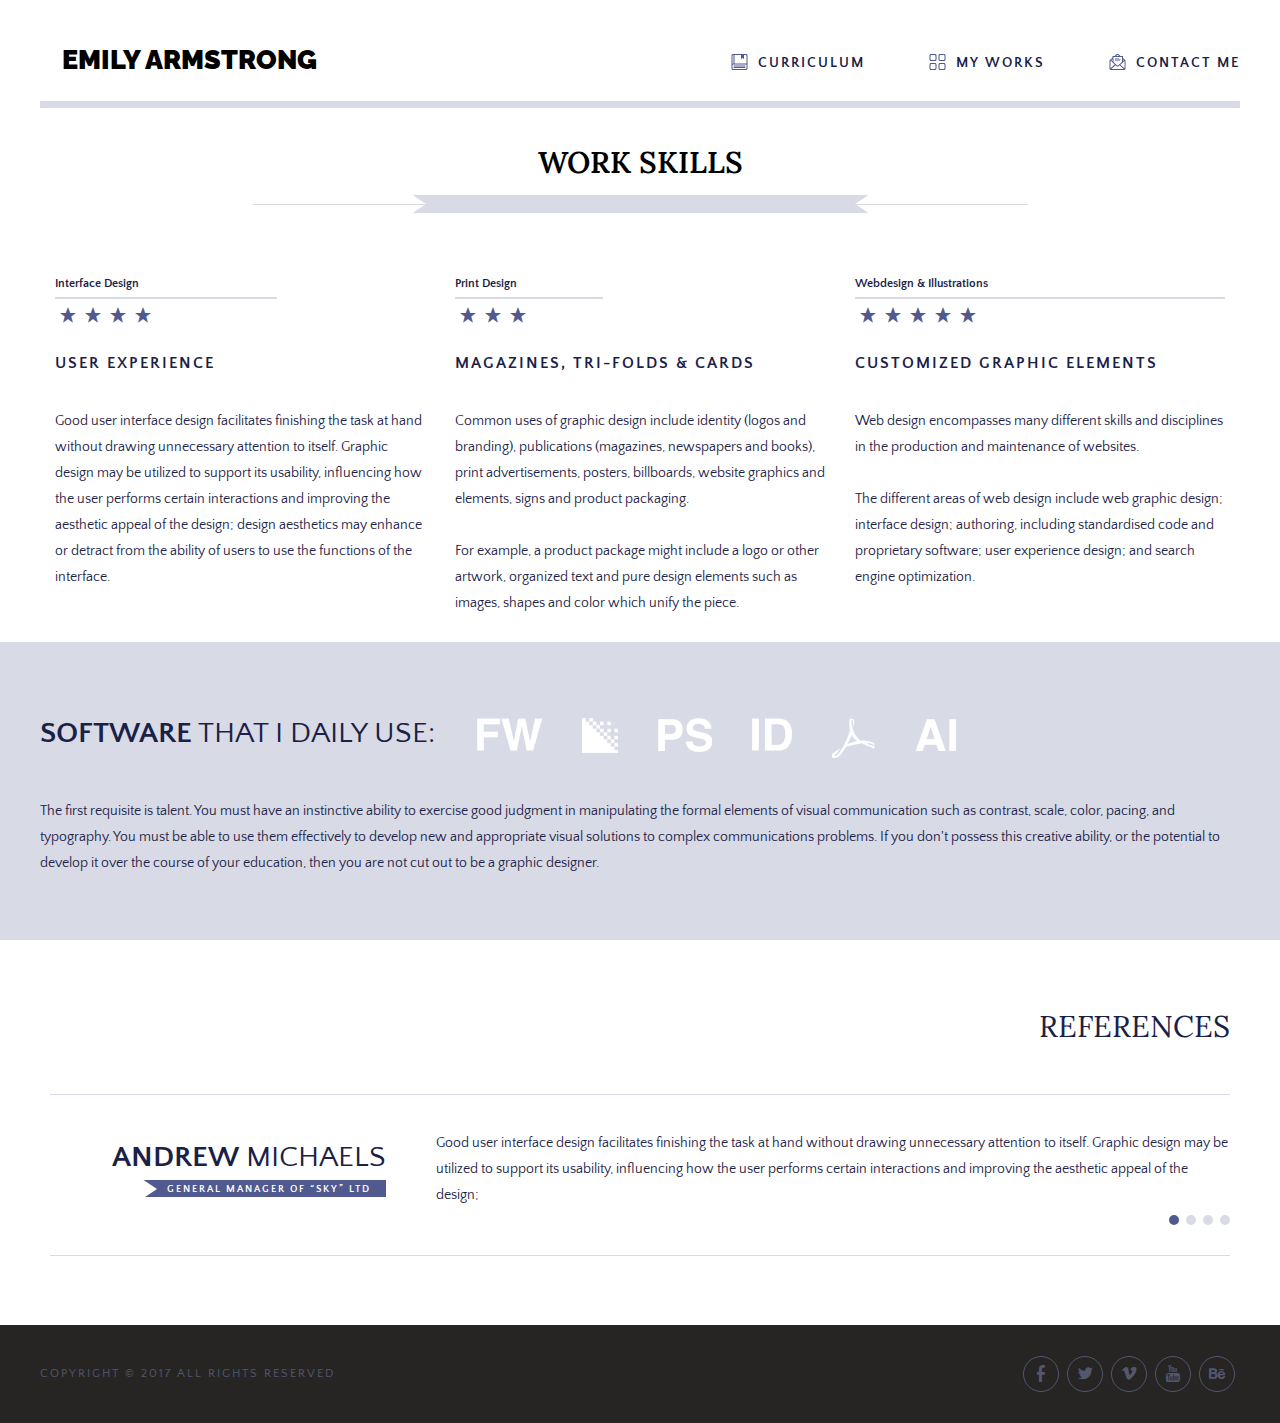
<file: skills.html>
<!doctype html>
<html lang="en">
<head>
  <meta charset="UTF-8">
  <meta name="viewport" content="width=device-width,initial-scale=1">
  <meta name="description" content="Your patients and your team are everywhere. With Listrunner, put everything that is happening on the ward in one place.">
  <link rel="icon" href="img/favicon.png" type="image/x-icon">
  <link rel="shortcut icon" href="img/favicon.png" type="image/x-icon">
  <link href="http://fonts.googleapis.com/css?family=Raleway:600,900" rel="stylesheet" type="text/css">
  <link href="http://fonts.googleapis.com/css?family=Lora&subset=latin,cyrillic,latin-ext" rel="stylesheet" type="text/css">
  <link href="http://fonts.googleapis.com/css?family=Quattrocento+Sans:400,400italic,700,700italic&subset=latin,latin-ext" rel="stylesheet" type="text/css">
  <link href="css/hireme-1.0.0.css" rel="stylesheet" media="screen">
  
  <title>Emily Armstrong – Skills</title>
  <script src="js/vendor/modernizr.custom.js"></script>
</head>
<body class="page-skills">
  
    <header>
    <div class="container">
        <nav class="navbar navbar-default">
            <button type="button" class="navbar-toggle" data-toggle="collapse" data-target="#hireme-navigation">
                <span class="sr-only">Toggle navigation</span>
                <span class="icon-bar"></span>
                <span class="icon-bar"></span>
                <span class="icon-bar"></span>
            </button>
            <div class="collapse navbar-collapse" id="hireme-navigation">
                <ul class="nav navbar-nav">                    
                    <li class="border-nav"></li>
                    <li class="curriculum-link">
                        <a href="curriculum.html">
                            <svg version="1.1" id="Layer_1" xmlns="http://www.w3.org/2000/svg" xmlns:xlink="http://www.w3.org/1999/xlink" x="0px" y="0px" viewBox="0 0 32 32" enable-background="new 0 0 32 32" xml:space="preserve">
                                <path d="M29,0H3C1.3,0,0,1.3,0,3v26c0,1.7,1.3,3,3,3h26c1.7,0,3-1.3,3-3V3C32,1.3,30.7,0,29,0z M6,2h13v8l3-2l3,2V2
                                h3c1.1,0,2,0.9,2,2v15H6V2z M2,4c0-1.1,0.9-2,2-2v17c-0.7,0-1.4,0.1-2,0.3V4z M30,23v5c0,1-1,2-2,2c-6.1,0-24,0-24,0
                                c-1.1,0-2-0.9-2-2v-5c0-1.1,0.9-2,2-2h26C30,21,30,21.9,30,23z M27,26H5c-0.6,0-1,0.4-1,1s0.4,1,1,1h22c0.6,0,1-0.4,1-1
                                S27.6,26,27,26z M27,23H5c-0.6,0-1,0.4-1,1c0,0.6,0.4,1,1,1h22c0.6,0,1-0.4,1-1C28,23.4,27.6,23,27,23z"/>
                            </svg>
                            Curriculum
                        </a>
                    </li><!-- 
                    <li class="skills-link">
                        <a href="skills.html">
                            <svg version="1.1" id="Layer_1" xmlns="http://www.w3.org/2000/svg" xmlns:xlink="http://www.w3.org/1999/xlink" x="0px" y="0px" viewBox="0 0 32 32" enable-background="new 0 0 32 32" xml:space="preserve">
                                <g>
                                    <path fill-rule="evenodd" clip-rule="evenodd" d="M32,3c0-1.7-1.3-3-3-3H3C1.3,0,0,1.3,0,3v20c0,1.7,1.3,3,3,3h26
                                    c1.7,0,3-1.3,3-3V3z M30,22c0,1.1-0.9,2-2,2H4c-1.1,0-2-0.9-2-2V4c0-1.1,0.9-2,2-2h24c1.1,0,2,0.9,2,2V22z"/>
                                    <path fill-rule="evenodd" clip-rule="evenodd" d="M2,19h28v2H2V19z"/>
                                    <path fill-rule="evenodd" clip-rule="evenodd" d="M10,30h12c0.6,0,1,0.4,1,1c0,0.6-0.4,1-1,1H10c-0.6,0-1-0.4-1-1
                                    C9,30.4,9.4,30,10,30z"/>
                                    <g>
                                        <rect x="11" y="26" fill-rule="evenodd" clip-rule="evenodd" width="2" height="4"/>
                                        <rect x="19" y="26" fill-rule="evenodd" clip-rule="evenodd" width="2" height="4"/>
                                    </g>
                                </g>
                            </svg>
                            Work Skills
                        </a>
                    </li> -->
                    <li class="portfolio-link">
                        <a href="portfolio.html">
                            <svg version="1.1" id="Layer_1" xmlns="http://www.w3.org/2000/svg" xmlns:xlink="http://www.w3.org/1999/xlink" x="0px" y="0px" viewBox="0 0 32 32" enable-background="new 0 0 32 32" xml:space="preserve">
                                <g>
                                    <path fill-rule="evenodd" clip-rule="evenodd" d="M11,0H3C1.3,0,0,1.3,0,3v8c0,1.7,1.3,3,3,3h8c1.7,0,3-1.3,3-3V3
                                    C14,1.3,12.7,0,11,0z M12,10c0,1.1-0.9,2-2,2H4c-1.1,0-2-0.9-2-2V4c0-1.1,0.9-2,2-2h6c1.1,0,2,0.9,2,2V10z"/>
                                    <path fill-rule="evenodd" clip-rule="evenodd" d="M29,0h-8c-1.7,0-3,1.3-3,3v8c0,1.7,1.3,3,3,3h8c1.7,0,3-1.3,3-3V3
                                    C32,1.3,30.7,0,29,0z M30,10c0,1.1-0.9,2-2,2h-6c-1.1,0-2-0.9-2-2V4c0-1.1,0.9-2,2-2h6c1.1,0,2,0.9,2,2V10z"/>
                                    <path fill-rule="evenodd" clip-rule="evenodd" d="M29,18h-8c-1.7,0-3,1.3-3,3v8c0,1.7,1.3,3,3,3h8c1.7,0,3-1.3,3-3
                                    v-8C32,19.3,30.7,18,29,18z M30,28c0,1.1-0.9,2-2,2h-6c-1.1,0-2-0.9-2-2v-6c0-1.1,0.9-2,2-2h6c1.1,0,2,0.9,2,2V28z"/>
                                    <path fill-rule="evenodd" clip-rule="evenodd" d="M11,18H3c-1.7,0-3,1.3-3,3v8c0,1.7,1.3,3,3,3h8c1.7,0,3-1.3,3-3
                                    v-8C14,19.3,12.7,18,11,18z M12,28c0,1.1-0.9,2-2,2H4c-1.1,0-2-0.9-2-2v-6c0-1.1,0.9-2,2-2h6c1.1,0,2,0.9,2,2V28z"/>
                                </g>
                            </svg>
                            My works
                        </a>
                    </li>
                    <li class="contact-link">
                        <a href="contacts.html">
                            <svg version="1.1" id="Layer_1" xmlns="http://www.w3.org/2000/svg" xmlns:xlink="http://www.w3.org/1999/xlink" x="0px" y="0px" viewBox="0 0 32 32" enable-background="new 0 0 32 32" xml:space="preserve">
                                <path d="M19,9h-8v1h8V9z M22,11H11v1h11V11z M31,11.4C31,11.4,31,11.4,31,11.4l-4-3.4V4h-5l-3.9-3.3
                                c-1.2-0.9-2.8-0.9-4.1,0L10.1,4H6v3.4l-4.9,4.1C0.4,11.8,0,12.6,0,14v15c0,1.7,1.3,3,3,3h26c1.7,0,3-1.3,3-3V14
                                C32,12.6,31.6,11.9,31,11.4z M27,10.7l1.9,1.6L28.2,13H28c0.1,0,0.1,0,0.2,0L27,14V10.7z M15.3,2.2c0.2-0.2,0.5-0.3,0.8-0.3
                                c0.3,0,0.6,0.1,0.8,0.2L19,4h-5.8L15.3,2.2z M8,6h17v9.8l-8.2,7.1c-0.2,0.1-0.5,0.2-0.8,0.2c-0.3,0-0.5-0.1-0.8-0.3L8,16.1V6z
                                M6,9.9v4.4L3.5,12L6,9.9z M2.1,28.6C2,28.4,2,28.2,2,28V15c0-0.5,0.2-0.9,0.4-1.3l8.1,7.4L2.1,28.6z M28,30H4c-0.1,0-0.3,0-0.4,0
                                l8.4-7.5l0,0l2,1.9c1.2,1,2.9,0.9,4.1,0l2-1.8l8.3,7.4C28.3,30,28.1,30,28,30z M30,28c0,0.2,0,0.4-0.1,0.6l-8.2-7.3l8.2-7.1
                                c0.1,0.3,0.2,0.5,0.2,0.8V28z M21,13H11v1h10V13z"/>
                            </svg>
                            Contact me
                        </a>
                    </li>
                </ul>
            </div>
        </nav>
        <a href="index.html" class="logo">
            <span class="logo-name">Emily Armstrong</span>
            <div class="logo-line">
                <span>i`m passionated for print desing, Ui &amp; Web design</span>
            </div>
        </a>
    </div>
</header>

    <section class="skills loading">
        <div class="container">
            <h3 class="ribbon skills-ribbon">Work Skills <span></span></h3>
            <div class="skills-info row">
                <div class="col-md-4">
                    <span class="skill-name">Interface Design<span class="bd" style="width: 60%"></span></span>
                    <ul class="stars-list">
                        <li class="icon-star"></li>
                        <li class="icon-star"></li>
                        <li class="icon-star"></li>
                        <li class="icon-star"></li>
                    </ul>
                    <h3 class="skill-title">User Experience</h3>
                    <p>Good user interface design facilitates finishing the task at hand without drawing unnecessary attention to itself. Graphic design may be utilized to support its usability, influencing how the user performs certain interactions and improving the aesthetic appeal of the design; design aesthetics may enhance or detract from the ability of users to use the functions of the interface.</p>
                </div>
                <div class="col-md-4">
                    <span class="skill-name">Print Design<span class="bd" style="width: 40%"></span></span>
                    <ul class="stars-list">
                        <li class="icon-star"></li>
                        <li class="icon-star"></li>
                        <li class="icon-star"></li>
                    </ul>
                    <h3 class="skill-title">Magazines, Tri-folds &amp; Cards</h3>
                    <p>Common uses of graphic design include identity (logos and branding), publications (magazines, newspapers and books), print advertisements, posters, billboards, website graphics and elements, signs and product packaging. </p>
                    <p>For example, a product package might include a logo or other artwork, organized text and pure design elements such as images, shapes and color which unify the piece. </p>
                </div>
                <div class="col-md-4">
                    <span class="skill-name">Webdesign &amp; Illustrations<span class="bd" style="width: 100%"></span></span>
                    <ul class="stars-list">
                        <li class="icon-star"></li>
                        <li class="icon-star"></li>
                        <li class="icon-star"></li>
                        <li class="icon-star"></li>
                        <li class="icon-star"></li>
                    </ul>
                    <h3 class="skill-title">Customized graphic elements</h3>
                    <p>Web design encompasses many different skills and disciplines in the production and maintenance of websites.</p>
                    <p>The different areas of web design include web graphic design; interface design; authoring, including standardised code and proprietary software; user experience design; and search engine optimization.</p>
                </div>
            </div>
        </div>
        <div class="programm-use">
            <div class="container">
                <h3 class="programm-title">
                    <b>Software</b> that i daily use:
                </h3>
                <ul class="programm-list">
                    <li><img src="img/fw-logo.png" alt=""></li>
                    <li><img src="img/adobe-logo.png" alt=""></li>
                    <li><img src="img/ps-logo.png" alt=""></li>
                    <li><img src="img/id-logo.png" alt=""></li>
                    <li><img src="img/fl-logo.png" alt=""></li>
                    <li><img src="img/ai-logo.png" alt=""></li>
                </ul>
                <div class="clearfix"></div>
                <p>The first requisite is talent. You must have an instinctive ability to exercise good judgment in manipulating the formal elements of visual communication such as contrast, scale, color, pacing, and typography. You must be able to use them effectively to develop new and appropriate visual solutions to complex communications problems. If you don't possess this creative ability, or the potential to develop it over the course of your education, then you are not cut out to be a graphic designer.</p>
            </div>
        </div>
        <div class="reference-bl">
            <div class="container">
                <h3 class="ref-title">REFERENCES</h3>
                <div id="reference-slider" class="carousel slide" data-ride="carousel">

                    <!-- Wrapper for slides -->
                    <div class="carousel-inner" role="listbox">
                        <div class="item active">
                            <h3 class="name-ref"><span><b>Andrew</b> Michaels</span><span class="prof">General Manager of “SKY” LTD</span></h3>
                            <p>Good user interface design facilitates finishing the task at hand without drawing unnecessary attention to itself. Graphic design may be utilized to support its usability, influencing how the user performs certain interactions and improving the aesthetic appeal of the design;</p>
                        </div>
                        <div class="item">
                            <h3 class="name-ref"><span><b>Andrew</b> Michaels</span><span class="prof">General Manager of “SKY” LTD</span></h3>
                            <p>Good user interface design facilitates finishing the task at hand without drawing unnecessary attention to itself. Graphic design may be utilized to support its usability, influencing how the user performs certain interactions and improving the aesthetic appeal of the design;</p>
                        </div>
                        <div class="item">
                            <h3 class="name-ref"><span><b>Andrew</b> Michaels</span><span class="prof">General Manager of “SKY” LTD</span></h3>
                            <p>Good user interface design facilitates finishing the task at hand without drawing unnecessary attention to itself. Graphic design may be utilized to support its usability, influencing how the user performs certain interactions and improving the aesthetic appeal of the design;</p>
                        </div>
                        <div class="item">
                            <h3 class="name-ref"><span><b>Andrew</b> Michaels</span><span class="prof">General Manager of “SKY” LTD</span></h3>
                            <p>Good user interface design facilitates finishing the task at hand without drawing unnecessary attention to itself. Graphic design may be utilized to support its usability, influencing how the user performs certain interactions and improving the aesthetic appeal of the design;</p>
                        </div>
                    </div>
                    
                    <!-- Indicators -->
                    <ol class="carousel-indicators">
                        <li data-target="#reference-slider" data-slide-to="0" class="active"></li>
                        <li data-target="#reference-slider" data-slide-to="1"></li>
                        <li data-target="#reference-slider" data-slide-to="2"></li>
                        <li data-target="#reference-slider" data-slide-to="3"></li>
                    </ol>
                </div>
            </div>
        </div>
    </section><!-- .skills -->
<footer>
  <div class="container">
    <p class="footer-copyright">Copyright &copy; 2017 All rights reserved</p>
    <div class="footer-social-links">
      <a href="#"><span class="icon-facebook"></span></a>
      <a href="#"><span class="icon-twitter"></span></a>
      <a href="#"><span class="icon-vimeo"></span></a>
      <a href=""><span class="icon-youtube"></span></a>
      <a href="#"><span class="icon-behance"></span></a>
    </div>
  </div>
</footer>


  <script src="js/hireme-1.0.0.js"></script>
  
</body>
</html>
</file>
